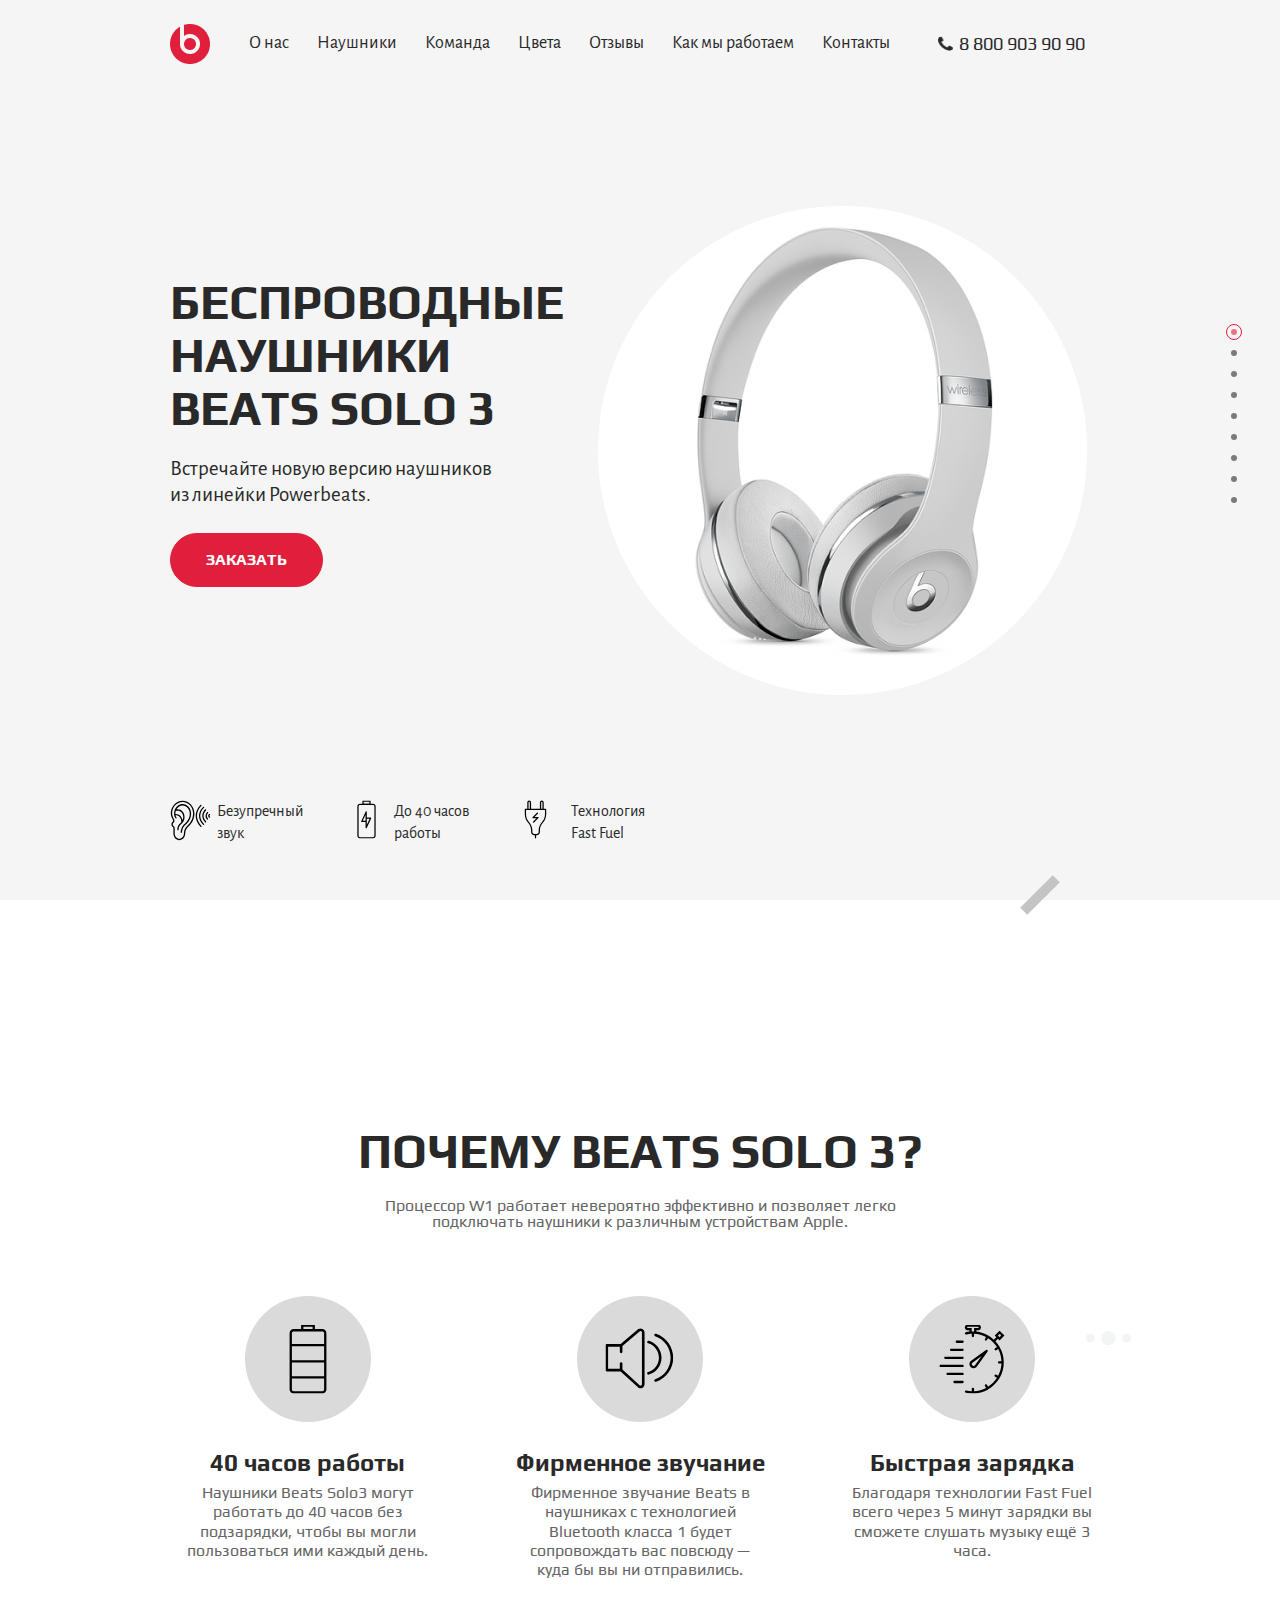
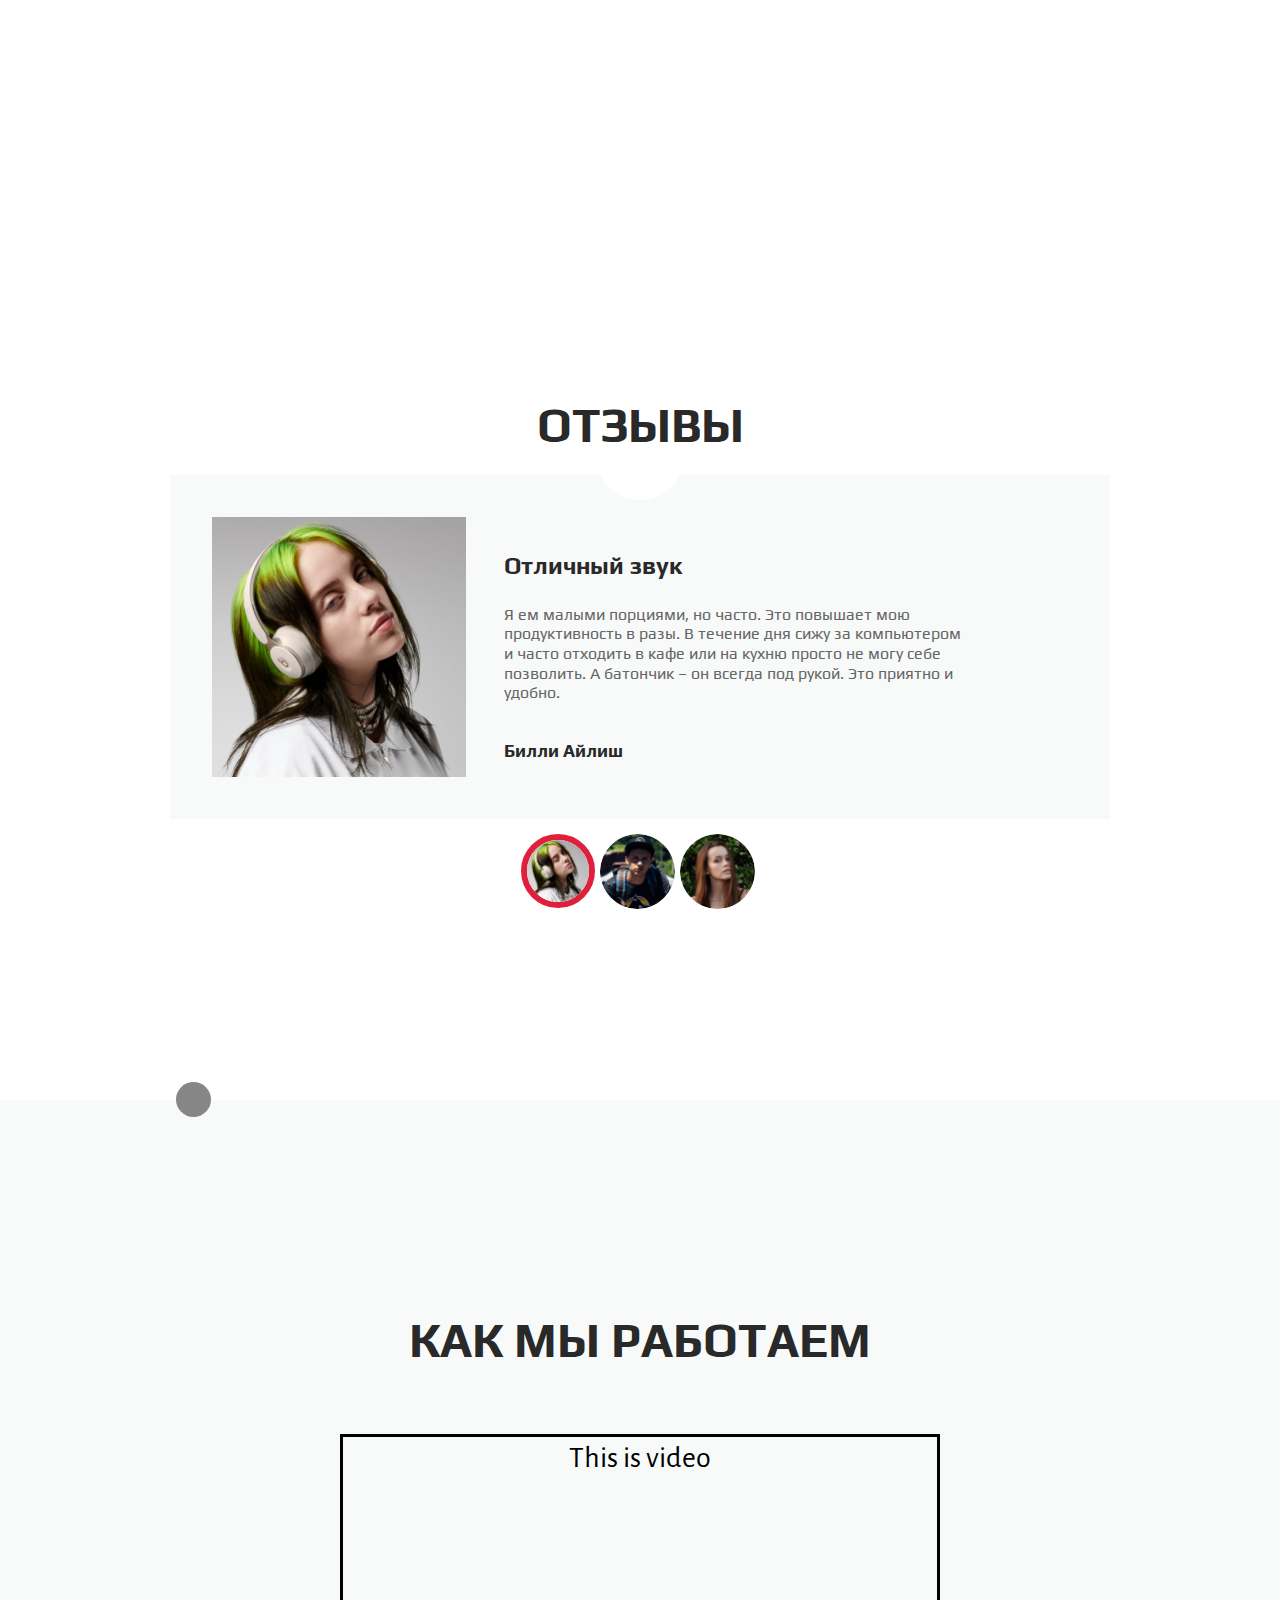
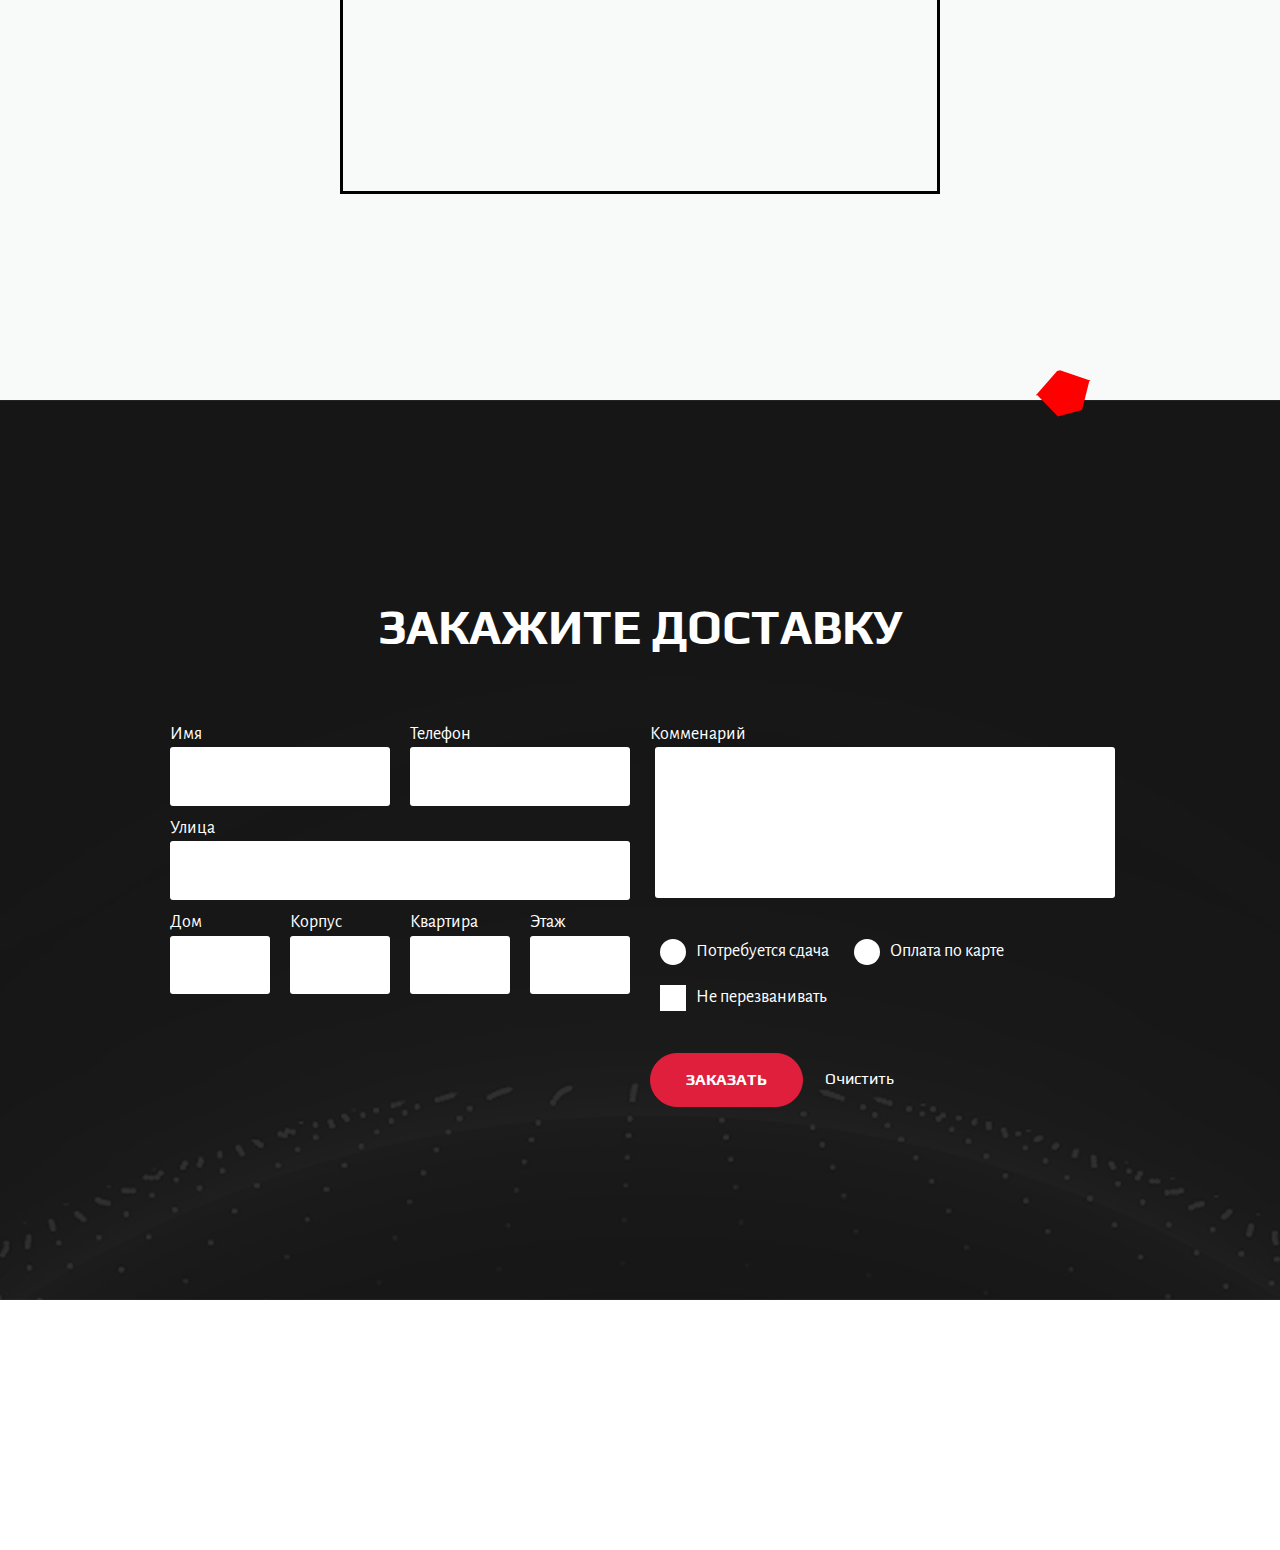
<file: index.html>
<!DOCTYPE html>
<html lang="ru">
<head>
  <meta charset="UTF-8">
  <meta http-equiv="X-UA-Compatible" content="IE=edge">
  <meta name="viewport" content="width=device-width, initial-scale=1.0">
  <title>Beats</title>
  <link rel="stylesheet" href="./css/main.css">
</head>
<body>
  <div class="wraper">
    <div class="maincontent">

      <section class="hero">
        <div class="container hero__container">
          <div class="decor-grey-rectangle"></div>
          <header class="header">
            <img src="./img/beats-logo.png" alt="logo-img" class="logo__img">
            <nav class="menu">
              <ul class="menu__list">
                <li class="menu__item menu__item--active"><a href="#" class="menu__link">О нас</a></li>
                <li class="menu__item"><a href="#" class="menu__link">Наушники</a></li>
                <li class="menu__item"><a href="#" class="menu__link">Команда</a></li>
                <li class="menu__item"><a href="#" class="menu__link">Цвета</a></li>
                <li class="menu__item"><a href="#" class="menu__link">Отзывы</a></li>
                <li class="menu__item"><a href="#" class="menu__link">Как мы работаем</a></li>
                <li class="menu__item"><a href="#" class="menu__link">Контакты</a></li>
              </ul>
            </nav>
            <address class="contacts">
              <a href="tel: +78009039090" class="phone-number">
                <span class="phone-number__icon">
                  <img src="./img/tel.png" alt="tel-img" class="phone-number__icon-img">
                </span>
                <span class="phone-number__text">8 800 903 90 90</span>
              </a>
            </address>
          </header>
          <div class="hero__title-section">
            <h1 class="hero__main-title">Беспроводные наушники Beats Solo 3</h1>
            <div class="hero__title-desc">Встречайте новую версию наушников из линейки Powerbeats.</div>
            <input type="submit" value="Заказать" class="btn btn--submit">
          </div>
          <div class="hero__icons-section">
            <ul class="features">
              <li class="features__item feature">
                <div class="feature__icon">
                  <img src="./img/uho.svg" alt="sound icon" class="feature__icon-img">
                </div>
                <div class="feature__text">Безупречный звук</div>
              </li>
              <li class="features__item feature">
                <div class="feature__icon">
                  <img src="./img/charging 1.svg" alt="battery icon" class="feature__icon-img">
                </div>
                <div class="feature__text">До 40 часов работы</div>
              </li>
              <li class="features__item feature">
                <div class="feature__icon">
                  <img src="./img/fork.svg" alt="sound icon" class="feature__icon-img">
                </div>
                <div class="feature__text">Технология Fast Fuel</div>
              </li>
            </ul>
          </div>
        </div>
      </section>

      <section class="section benefits-section">
        <div class="container container-benefits">
          <div class="benefits-decor-triange"></div>
          <div class="headline">
            <h2 class="section__title headline__title">почему beats solo 3?</h2>
            <div class="headline__subtitle">
              Процессор W1 работает невероятно эффективно и позволяет легко 
              подключать наушники к различным устройствам Apple.
            </div>
          </div>
          <ul class="benefits">
            <li class="benefits__item benefit">
              <div class="benefit__image">
                <div class="benefit__image-wraper">
                  <img src="./img/battery.svg" alt="pic" class="benefit__img">
                </div>
              </div>
              <div class="benefit__text">
                <h3 class="benefit__title">40 часов работы</h3>
                <div class="benefit__desk">
                  <p>
                    Наушники Beats Solo3 могут работать 
                    до 40 часов без подзарядки, чтобы вы 
                    могли пользоваться ими каждый день.
                  </p>
                </div>
              </div>
            </li>
            <li class="benefits__item benefit">
              <div class="benefit__image">
                <div class="benefit__image-wraper">
                  <img src="./img/sound.svg" alt="pic" class="benefit__img"></div>
              </div>
              <div class="benefit__text">
                <h3 class="benefit__title">Фирменное звучание</h3>
                <div class="benefit__desk">
                  <p>
                    Фирменное звучание Beats в наушниках 
                    с технологией Bluetooth класса 
                    1 будет сопровождать вас повсюду — 
                    куда бы вы ни отправились.
                  </p>
                </div>
              </div>
            </li>
            <li class="benefits__item benefit">
              <div class="benefit__image">
                <div class="benefit__image-wraper">
                  <img src="./img/time.svg" alt="" class="benefit__img">
                </div>
              </div>
              <div class="benefit__text">
                <h3 class="benefit__title">Быстрая зарядка</h3>
                <div class="benefit__desk">
                  <p>
                    Благодаря технологии Fast Fuel 
                    всего через 5 минут зарядки вы 
                    сможете слушать музыку ещё 3 часа.
                  </p>
                </div>
              </div>
            </li>
          </ul>
        </div>
      </section>

      <section class="section reviews-section">
        <div class="container reviews-container">
          <div class="decor-circle"></div>
          <h2 class="section__title reviews-section__title">Отзывы</h2>
          <div class="reviews">
            <div class="reviews__display">
              <div class="reviews__display-inner">
                <div class="reviews__avatar">
                  <img src="./img/billy-big.png" alt="billy-big" class="reviews__avatar-img">
                </div>
                <article class="reviews__content">
                  <h3 class="reviews__title">Отличный звук</h3>
                  <div class="reviews__text">
                    <p>
                      Я ем малыми порциями, но часто. 
                      Это повышает мою продуктивность в разы. 
                      В течение дня сижу за компьютером и часто отходить
                      в кафе или на кухню просто не могу себе позволить. 
                      А батончик – он всегда под рукой. Это приятно и удобно. 
                    </p>
                  </div>
                  <div class="reviews__author">Билли Айлиш</div>
                </article>
              </div>
    
            </div>
            <ul class="reviews__switcher">
              <li class="reviews__switcher-item interactive-avatar interactive-avatar--active">
                <a href="#" class="interactive-avatar__link">
                  <img src="./img/billy-big.png" alt="Billy Ilish" class="interactive-avatar__img">
                </a>
              </li>
              <li class="reviews__switcher-item interactive-avatar">
                <a href="#" class="interactive-avatar__link">
                  <img src="./img/bag-man.png" alt="bag man" class="interactive-avatar__img">
                </a>
              </li>
              <li class="reviews__switcher-item interactive-avatar">
                <a href="#" class="interactive-avatar__link">
                  <img src="./img/long-hear-girl.png" alt="long-hear-girl" class="interactive-avatar__img">
                </a>
              </li>
            </ul>
            
          </div>
        </div>
      </section>

      <section class="section video-section">
        <div class="container video-container">
          <h2 class="section__title video-section-title">Как мы работаем</h2>
          <div class="video-content">This is video</div>
        </div>
        
      </section>

      <section class="section order-section">
        <div class="container order-container">
          <div class="decor-pentagon-wraper">
            <div class="decor-pentagon">
              <div class="decor-pentagon--triangle"></div>
              <div class="decor-pentagon--trapezoid"></div>
            </div>
          </div>
          <h2 class="section__title order-section-title">Закажите доставку</h2>
          <form class="form">
            <div class="form-col">
              <div class="form-row">
                <label class="form-block">
                  <div class="form-title">Имя</div>
                  <input type="text" class="form-input">
                </label>
                <label class="form-block">
                  <div class="form-title">Телефон</div>
                  <input type="text" class="form-input">
                </label>
              </div>
              <div class="form-row">
                <label class="form-block">
                  <div class="form-title">Улица</div>
                  <input type="text" class="form-input">
                </label>
              </div>
              <div class="form-row">
                <label class="form-block">
                  <div class="form-title">Дом</div>
                  <input type="text" class="form-input">
                </label>
                <label class="form-block">
                  <div class="form-title">Корпус</div>
                  <input type="text" class="form-input">
                </label>
                <label class="form-block">
                  <div class="form-title">Квартира</div>
                  <input type="text" class="form-input">
                </label>
                <label class="form-block">
                  <div class="form-title">Этаж</div>
                  <input type="text" class="form-input">
                </label>
              </div>
            </div>
            <div class="form-col">
              <div class="form-row">
                <label class="form-block">
                  <div class="form-title">Комменарий</div>
                  <textarea class="form-input form-input--textarea"></textarea>
                </label>
              </div>
              <div class="form__controls-wraper">
                <div class="form__controls">
                  <label class="radio">
                    <input type="radio" name="option" class="radio__elem">
                    <div class="radio__visible"></div>
                    <div class="radio__title">Потребуется сдача</div>
                  </label>
                  <label class="radio">
                    <input type="radio" name="option" class="radio__elem">
                    <div class="radio__visible"></div>
                    <div class="radio__title">Оплата по карте</div>
                  </label>
                </div>
                <div class="form__controls">
                  <label class="radio radio--checkbox">
                    <input type="checkbox" name="option" class="radio__elem">
                    <div class="radio__visible"></div>
                    <div class="radio__title">Не перезванивать</div>
                  </label>
                </div>
              </div>
              <div class="form__btns">
                <input type="submit" value="Заказать" class="btn btn--submit">
                <input type="reset" value="Очистить" class="btn--reset">
              </div>
            </div>
          </form>
        </div>
      </section>
      
      <div class="test"></div>
    </div>
  </div>
  <nav class="fixed-menu">
    <ul class="fixed-menu__list">
      <li class="fixed-menu__item fixed-menu__item--active">
        <a href="#" class="fixed-menu__link"></a>
      </li>
      
      <li class="fixed-menu__item">
        <a href="#" class="fixed-menu__link"></a>
      </li>
      
      <li class="fixed-menu__item">
        <a href="#" class="fixed-menu__link"></a>
      </li>
      
      <li class="fixed-menu__item">
        <a href="#" class="fixed-menu__link"></a>
      </li>
      
      <li class="fixed-menu__item">
        <a href="#" class="fixed-menu__link"></a>
      </li>
      <li class="fixed-menu__item">
        <a href="#" class="fixed-menu__link"></a>
      </li>
      <li class="fixed-menu__item">
        <a href="#" class="fixed-menu__link"></a>
      </li>
      <li class="fixed-menu__item">
        <a href="#" class="fixed-menu__link"></a>
      </li>
      <li class="fixed-menu__item">
        <a href="#" class="fixed-menu__link"></a>
      </li>
    
    </ul>
  </nav>
</body>
</html>
</file>
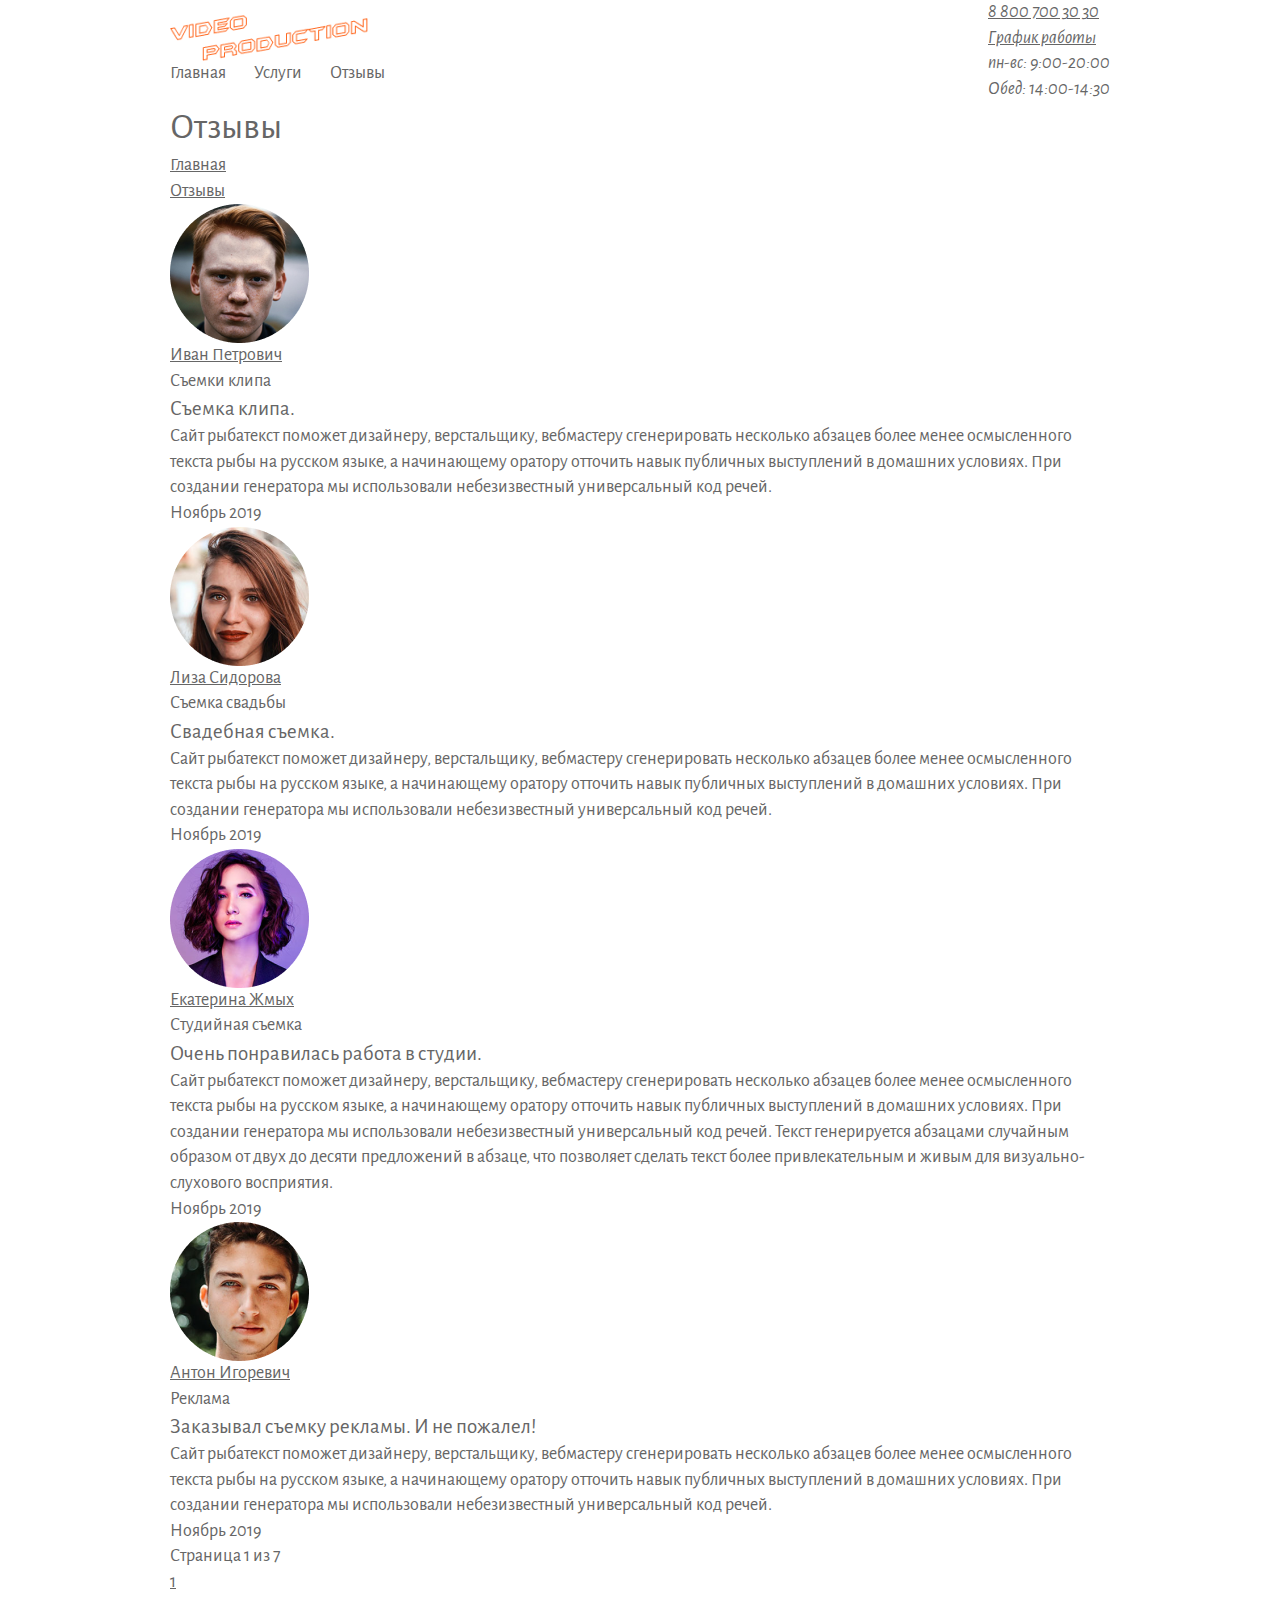
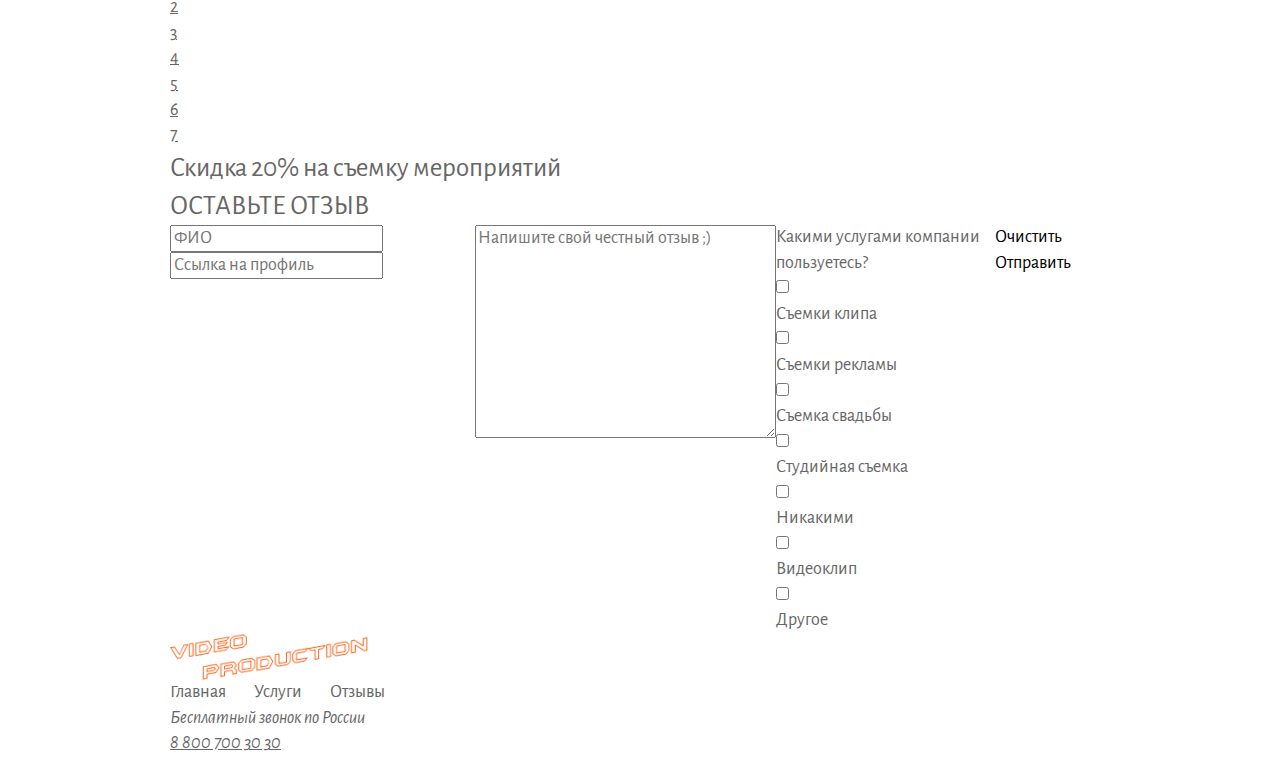
<file: reviews.html>
<!DOCTYPE html>
<html lang="ru">

<head>
	<meta charset="UTF-8">
	<meta http-equiv="X-UA-Compatible" content="IE=edge">
	<meta name="viewport" content="width=1200, initial-scale=1.0">
	<title>Reviews</title>
	<link href="https://fonts.googleapis.com/css2?family=Open+Sans:wght@400;600;700;800&display=swap" rel="stylesheet">
	<link rel="stylesheet" href="./main.css">
</head>

<body>
	<div class="wraper">
		<section class="top-line top-line-reviews">
			<div class="container top-line__container">
				<header class="header header-services">
					<div class="header__col">
						<a href="/" class="logo header__logo">
							<img src="./img/logo.png" alt="" class="logo__img logo__img-review">
						</a>
						<nav class="menu review-header-menu">
							<ul class="menu__list">
								<li class="menu__item menu__item-review"><a href="index.html" class="menu__link">Главная</a></li>
								<li class="menu__item menu__item-review"><a href="services.html" class="menu__link">Услуги</a></li>
								<li class="menu__item menu__item-review menu__item--active"><a href="reviews.html" class="menu__link">Отзывы</a></li>
							</ul>
						</nav>
					</div>
					<div class="header__col header__col--align-right">
						<address class="contacts">
							<a href="tel: +78007003030" class="contacts__phone">8 800 700 30 30</a>
							<div class="contacts__shedule-wrap">
								<a href="#"class="contacts__dropdown-title">График работы</a>
								<div class="menu__dropdown">
									<div class="dropdown__days">пн-вс: 9:00-20:00</div>
									<div class="dropdown__time">Обед: 14:00-14:30</div>
								</div>
							</div>
						</address>
					</div>
				</header>

				<h1 class="page-title page-title-reviews">Отзывы</h1>

				<nav class="breadcrumbs">
					<ul class="breadcrumbs__list">
						<li class="breadcrumbs__item">
							<a href="#" class="breadcrumbs__link">Главная</a>
						</li>
						<li class="breadcrumbs__item  breadcrumbs__item--active">
							<a href="#" class="breadcrumbs__link">Отзывы</a>
						</li>
					</ul>
				</nav>
			</div>
		</section>
		<main class="page-content">
			<div class="container">

				<ul class="reviews">
					<li class="reviews__item review">
						<div class="review__header">
							<div class="review__photo">
								<div class="avatar">
									<img src="./img/ivan-petrovich.png" alt="user photo" class="avatar__img">
								</div>
							</div>
							<div class="review__user-data">
								<a href="#" class="review__user">Иван Петрович</a>
								<ul class="review__tags">
									<li class="review__tag-item tag tag--bg--pink">Съемки клипа</li>
								</ul>
							</div>
						</div>
						<div class="review__content">
							<h3 class="review__title">Съемка клипа.</h3>
							<div class="review__content-text">
								<p>
									Сайт рыбатекст поможет дизайнеру, верстальщику, вебмастеру сгенерировать несколько абзацев более менее осмысленного текста рыбы на русском языке, а начинающему оратору отточить навык публичных выступлений в домашних условиях. При создании генератора мы использовали небезизвестный универсальный код речей. 
								</p>
							</div>
							<time class="review__date">Ноябрь 2019</time>
						</div>
					</li>
					<li class="reviews__item review">
						<div class="review__header">
							<div class="review__photo">
								<div class="avatar">
									<img src="./img/sidorova.png" alt="user photo" class="avatar__img">
								</div>
							</div>
							<div class="review__user-data">
								<a href="#" class="review__user">Лиза Сидорова</a>
								<ul class="review__tags">
									<li class="review__tag-item tag tag--bg--pink">Съемка свадьбы</li>
								</ul>
							</div>
						</div>
						<div class="review__content">
							<h3 class="review__title">Свадебная съемка.</h3>
							<div class="review__content-text">
								<p>
									Сайт рыбатекст поможет дизайнеру, верстальщику, вебмастеру сгенерировать несколько абзацев более менее осмысленного текста рыбы на русском языке, а начинающему оратору отточить навык публичных выступлений в домашних условиях. При создании генератора мы использовали небезизвестный универсальный код речей. 
								</p>
							</div>
							<time class="review__date">Ноябрь 2019</time>
						</div>
					</li>
					<li class="reviews__item review">
						<div class="review__header">
							<div class="review__photo">
								<div class="avatar">
									<img src="./img/zhmyih.png" alt="user photo" class="avatar__img">
								</div>
							</div>
							<div class="review__user-data">
								<a href="#" class="review__user">Екатерина Жмых</a>
								<ul class="review__tags">
									<li class="review__tag-item tag tag--bg--pink">Студийная съемка</li>
								</ul>
							</div>
						</div>
						<div class="review__content">
							<h3 class="review__title">Очень понравилась работа в студии.</h3>
							<div class="review__content-text review__content-text--zhmyih">
								<p>
									Сайт рыбатекст поможет дизайнеру, верстальщику, вебмастеру сгенерировать несколько абзацев более менее осмысленного текста рыбы на русском языке, а начинающему оратору отточить навык публичных выступлений в домашних условиях. При создании генератора мы использовали небезизвестный универсальный код речей. Текст генерируется абзацами случайным образом от двух до десяти предложений в абзаце, что позволяет сделать текст более привлекательным и живым для визуально-слухового восприятия.
								</p>
							</div>
							<time class="review__date">Ноябрь 2019</time>
						</div>
					</li>
					<li class="reviews__item review">
						<div class="review__header review__header--anton">
							<div class="review__photo">
								<div class="avatar">
									<img src="./img/anton.png" alt="user photo" class="avatar__img">
								</div>
							</div>
							<div class="review__user-data">
								<a href="#" class="review__user">Антон Игоревич</a>
								<ul class="review__tags">
									<li class="review__tag-item tag tag--bg--pink">Реклама</li>
								</ul>
							</div>
						</div>
						<div class="review__content">
							<h3 class="review__title review__title--anton">Заказывал съемку рекламы. И не пожалел!</h3>
							<div class="review__content-text review__content-text--anton">
								<p>
									Сайт рыбатекст поможет дизайнеру, верстальщику, вебмастеру сгенерировать несколько абзацев более менее осмысленного текста рыбы на русском языке, а начинающему оратору отточить навык публичных выступлений в домашних условиях. При создании генератора мы использовали небезизвестный универсальный код речей.
								</p>
							</div>
							<time class="review__date">Ноябрь 2019</time>
						</div>
					</li>
				</ul>


				<div class="paginator paginator-rewiews--shift">
					<div class="paginator__display services__paginator__display">Страница 1 из 7</div>
					<ul class="paginator__list services__paginator__list">
						<li class="paginator__item paginator__item--active"><a href="#" class="paginator__link">1</a></li></li>
						<li class="paginator__item">
							<a href="#" class="paginator__link">2</a>
						</li>
						<li class="paginator__item">
							<a href="#" class="paginator__link">3</a>
						</li>
						<li class="paginator__item">
							<a href="#" class="paginator__link">4</a>
						</li>
						<li class="paginator__item">
							<a href="#" class="paginator__link">5</a>
						</li>
						<li class="paginator__item">
							<a href="#" class="paginator__link">6</a></li>
						<li class="paginator__item"><a href="#" class="paginator__link">7</a>
						</li>
					</ul>
				</div>
			</div>
		</main>
		<section class="separator">
			<div class="container">
				<div class="separator__content">
					<h2 class="separator__title">Скидка <span>20%</span> на съемку мероприятий</h2>
				</div>
			</div>
		</section>
		<section class="inner-section inner-section--bg--grey inner-section--bg--grey--reviews">
			<div class="container">
				<h2 class="inner-section__title inner-section__title-reviews">ОСТАВЬТЕ ОТЗЫВ</h2>
				<form action="" class="form">
					<div class="form__row">
						<input type="text" placeholder="ФИО" class="form__input">
						<input type="text" placeholder="Ссылка на профиль" class="form__input">
					</div>
					<div class="form__row">
						<textarea name="" id="" cols="30" rows="10" placeholder="Напишите свой честный отзыв ;)" class="form__input form__input--textarea"></textarea>
					</div>
					<div class="form__controls">
						<div class="form__controls-title">Какими услугами компании пользуетесь?</div>
						<ul class="controls">
							<li class="controls__item">
								<label class="controls__elem">
									<input type="checkbox" class="controls__chekbox">
									<div class="tag controls__tag">Съемки клипа</div>
								</label>
							</li>
							<li class="controls__item">
								<label class="controls__elem">
									<input type="checkbox" class="controls__chekbox">
									<div class="tag controls__tag">Съемки рекламы</div>
								</label>
							</li>
							<li class="controls__item">
								<label class="controls__elem">
									<input type="checkbox" class="controls__chekbox">
									<div class="tag controls__tag">Съемка свадьбы</div>
								</label>
							</li>
							<li class="controls__item">
								<label class="controls__elem">
									<input type="checkbox" class="controls__chekbox">
									<div class="tag controls__tag">Студийная съемка</div>
								</label>
							</li>
							<li class="controls__item">
								<label class="controls__elem">
									<input type="checkbox" class="controls__chekbox">
									<div class="tag controls__tag">Никакими</div>
								</label>
							</li>
							<li class="controls__item">
								<label class="controls__elem">
									<input type="checkbox" class="controls__chekbox">
									<div class="tag controls__tag">Видеоклип</div>
								</label>
							</li>
							<li class="controls__item">
								<label class="controls__elem">
									<input type="checkbox" class="controls__chekbox">
									<div class="tag controls__tag">Другое</div>
								</label>
							</li>
						</ul>
					</div>
					<div class="form-buttons">
						<button type="reset" class="button form__button button--color--grey">Очистить</button>
						<button type="submit" class="button form__button button--color--orange">Отправить</button>
					</div>
				</form>
			</div>
		</section>
		<footer class="inner-footer">	
			<div class="container">
				<div class="main-footer inner-footer__section">
					<div class="footer__col footer__col--left">
						<a href="/" class="logo footer-container__logo">
							<img src="./img/logo.png" alt="Logo" class="logo__img">
						</a>
						<div class="nav">
							<nav class="menu footer-container--menu">
								<ul class="menu__list">
									<li class="menu__item"><a href="index.html" class="menu__link">Главная</a></li>
									<li class="menu__item"><a href="services.html" class="menu__link">Услуги</a></li>
									<li class="menu__item menu__item--active"><a href="reviews.html" class="menu__link">Отзывы</a></li>
								</ul>
							</nav>
						</div>
					</div>
					<div class="footer__col footer__col--right">
						<div class="social-network">
							<ul class="social-network__list">
								<li class="social-network__item  social-network__item--telegram">
									<a href="#" class="social-network__link"></a>
								</li>
								<li class="social-network__item social-network__item--vk">
									<a href="#" class="social-network__link"></a>
								</li>
								<li class="social-network__item social-network__item--fb">
									<a href="#" class="social-network__link"></a>
								</li>
								<li class="social-network__item social-network__item--insta">
									<a href="#" class="social-network__link"></a>
								</li>
							</ul>
						</div>
						
							<address class="contacts footer-container--phone">
								<p class="main-footer__contacts-text">Бесплатный звонок по России</p>
								<a href="tel: +78007003030" class="contacts__phone ">8 800 700 30 30</a>
							</address>
					</div>
					
				</div>
			</div>
		</footer>

		

	</div>
</body>

</html>
</file>
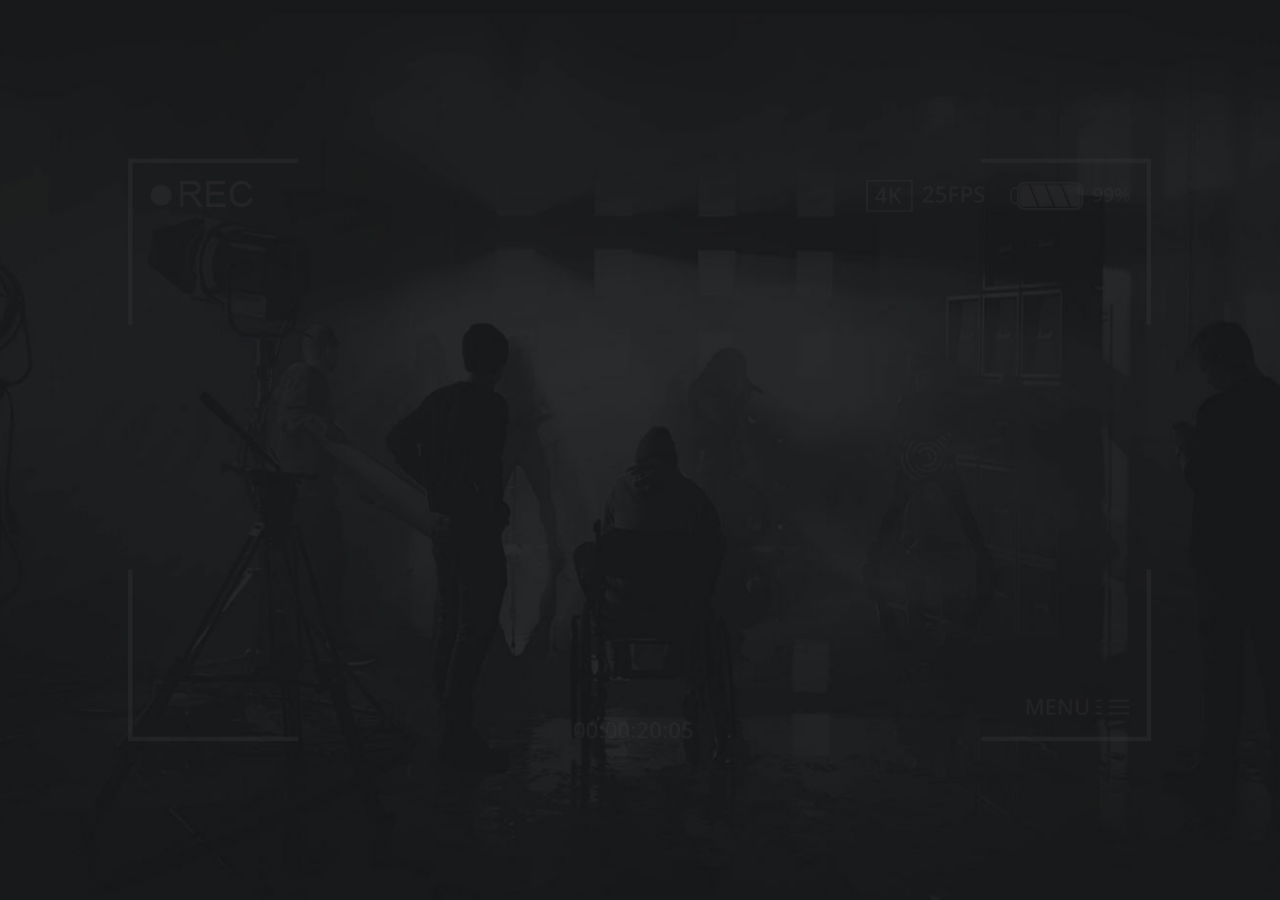
<file: welcome.html>
<!DOCTYPE html>
<html lang="ru">

<head>
	<meta charset="UTF-8">
	<meta http-equiv="X-UA-Compatible" content="IE=edge">
	<meta name="viewport" content="width=1200, initial-scale=1.0">
	<title>Welcome</title>
	<link href="https://fonts.googleapis.com/css2?family=Open+Sans:wght@400;600;700;800&display=swap" rel="stylesheet">
	<link rel="stylesheet" href="./main.css">
	<link rel="stylesheet" href="./welcome.css">
</head>

<body>
	<div class="welcome">
			<div class="rec">
				<div class="central">
					<img src="./img/logo-big.png" alt="logo img" class="central__logo">
					<a href="index.html" class="button welcome__button">Войти</a>
				</div>
			</div>
	</div>
</body>

</html>
</file>
<file: css/main.css>
@import url("https://fonts.googleapis.com/css2?family=Play:wght@400;700&display=swap");
@import url("https://fonts.googleapis.com/css2?family=Alegreya+Sans:wght@400;700&family=Play:wght@400;700&display=swap");
/*! normalize.css v8.0.1 | MIT License | github.com/necolas/normalize.css */
/* Document
   ========================================================================== */
/**
 * 1. Correct the line height in all browsers.
 * 2. Prevent adjustments of font size after orientation changes in iOS.
 */
html {
  line-height: 1.15;
  /* 1 */
  -webkit-text-size-adjust: 100%;
  /* 2 */
}

/* Sections
   ========================================================================== */
/**
 * Remove the margin in all browsers.
 */
body {
  margin: 0;
}

/**
 * Render the `main` element consistently in IE.
 */
main {
  display: block;
}

/**
 * Correct the font size and margin on `h1` elements within `section` and
 * `article` contexts in Chrome, Firefox, and Safari.
 */
h1 {
  font-size: 2em;
  margin: 0.67em 0;
}

/* Grouping content
   ========================================================================== */
/**
 * 1. Add the correct box sizing in Firefox.
 * 2. Show the overflow in Edge and IE.
 */
hr {
  -webkit-box-sizing: content-box;
          box-sizing: content-box;
  /* 1 */
  height: 0;
  /* 1 */
  overflow: visible;
  /* 2 */
}

/**
 * 1. Correct the inheritance and scaling of font size in all browsers.
 * 2. Correct the odd `em` font sizing in all browsers.
 */
pre {
  font-family: monospace, monospace;
  /* 1 */
  font-size: 1em;
  /* 2 */
}

/* Text-level semantics
   ========================================================================== */
/**
 * Remove the gray background on active links in IE 10.
 */
a {
  background-color: transparent;
}

/**
 * 1. Remove the bottom border in Chrome 57-
 * 2. Add the correct text decoration in Chrome, Edge, IE, Opera, and Safari.
 */
abbr[title] {
  border-bottom: none;
  /* 1 */
  text-decoration: underline;
  /* 2 */
  -webkit-text-decoration: underline dotted;
          text-decoration: underline dotted;
  /* 2 */
}

/**
 * Add the correct font weight in Chrome, Edge, and Safari.
 */
b,
strong {
  font-weight: bolder;
}

/**
 * 1. Correct the inheritance and scaling of font size in all browsers.
 * 2. Correct the odd `em` font sizing in all browsers.
 */
code,
kbd,
samp {
  font-family: monospace, monospace;
  /* 1 */
  font-size: 1em;
  /* 2 */
}

/**
 * Add the correct font size in all browsers.
 */
small {
  font-size: 80%;
}

/**
 * Prevent `sub` and `sup` elements from affecting the line height in
 * all browsers.
 */
sub,
sup {
  font-size: 75%;
  line-height: 0;
  position: relative;
  vertical-align: baseline;
}

sub {
  bottom: -0.25em;
}

sup {
  top: -0.5em;
}

/* Embedded content
   ========================================================================== */
/**
 * Remove the border on images inside links in IE 10.
 */
img {
  border-style: none;
}

/* Forms
   ========================================================================== */
/**
 * 1. Change the font styles in all browsers.
 * 2. Remove the margin in Firefox and Safari.
 */
button,
input,
optgroup,
select,
textarea {
  font-family: inherit;
  /* 1 */
  font-size: 100%;
  /* 1 */
  line-height: 1.15;
  /* 1 */
  margin: 0;
  /* 2 */
}

/**
 * Show the overflow in IE.
 * 1. Show the overflow in Edge.
 */
button,
input {
  /* 1 */
  overflow: visible;
}

/**
 * Remove the inheritance of text transform in Edge, Firefox, and IE.
 * 1. Remove the inheritance of text transform in Firefox.
 */
button,
select {
  /* 1 */
  text-transform: none;
}

/**
 * Correct the inability to style clickable types in iOS and Safari.
 */
button,
[type=button],
[type=reset],
[type=submit] {
  -webkit-appearance: button;
}

/**
 * Remove the inner border and padding in Firefox.
 */
button::-moz-focus-inner,
[type=button]::-moz-focus-inner,
[type=reset]::-moz-focus-inner,
[type=submit]::-moz-focus-inner {
  border-style: none;
  padding: 0;
}

/**
 * Restore the focus styles unset by the previous rule.
 */
button:-moz-focusring,
[type=button]:-moz-focusring,
[type=reset]:-moz-focusring,
[type=submit]:-moz-focusring {
  outline: 1px dotted ButtonText;
}

/**
 * Correct the padding in Firefox.
 */
fieldset {
  padding: 0.35em 0.75em 0.625em;
}

/**
 * 1. Correct the text wrapping in Edge and IE.
 * 2. Correct the color inheritance from `fieldset` elements in IE.
 * 3. Remove the padding so developers are not caught out when they zero out
 *    `fieldset` elements in all browsers.
 */
legend {
  -webkit-box-sizing: border-box;
          box-sizing: border-box;
  /* 1 */
  color: inherit;
  /* 2 */
  display: table;
  /* 1 */
  max-width: 100%;
  /* 1 */
  padding: 0;
  /* 3 */
  white-space: normal;
  /* 1 */
}

/**
 * Add the correct vertical alignment in Chrome, Firefox, and Opera.
 */
progress {
  vertical-align: baseline;
}

/**
 * Remove the default vertical scrollbar in IE 10+.
 */
textarea {
  overflow: auto;
}

/**
 * 1. Add the correct box sizing in IE 10.
 * 2. Remove the padding in IE 10.
 */
[type=checkbox],
[type=radio] {
  -webkit-box-sizing: border-box;
          box-sizing: border-box;
  /* 1 */
  padding: 0;
  /* 2 */
}

/**
 * Correct the cursor style of increment and decrement buttons in Chrome.
 */
[type=number]::-webkit-inner-spin-button,
[type=number]::-webkit-outer-spin-button {
  height: auto;
}

/**
 * 1. Correct the odd appearance in Chrome and Safari.
 * 2. Correct the outline style in Safari.
 */
[type=search] {
  -webkit-appearance: textfield;
  /* 1 */
  outline-offset: -2px;
  /* 2 */
}

/**
 * Remove the inner padding in Chrome and Safari on macOS.
 */
[type=search]::-webkit-search-decoration {
  -webkit-appearance: none;
}

/**
 * 1. Correct the inability to style clickable types in iOS and Safari.
 * 2. Change font properties to `inherit` in Safari.
 */
::-webkit-file-upload-button {
  -webkit-appearance: button;
  /* 1 */
  font: inherit;
  /* 2 */
}

/* Interactive
   ========================================================================== */
/*
 * Add the correct display in Edge, IE 10+, and Firefox.
 */
details {
  display: block;
}

/*
 * Add the correct display in all browsers.
 */
summary {
  display: list-item;
}

/* Misc
   ========================================================================== */
/**
 * Add the correct display in IE 10+.
 */
template {
  display: none;
}

/**
 * Add the correct display in IE 10.
 */
[hidden] {
  display: none;
}

body, html {
  height: 100%;
}

body {
  font-family: "Alegreya Sans", Helvetica, sans-serif;
  font-size: 18px;
  line-height: 1.42;
  -webkit-font-smoothing: antialiased;
  -moz-osx-font: grayscale;
  position: relative;
  color: #666;
}

.wraper {
  position: relative;
  width: 100%;
  min-width: 960px;
  min-height: 100%;
  overflow: hidden;
}

.container {
  margin: 0 auto;
  width: 940px;
  position: relative;
}

h1, h2, h3, h4, h5, h6 {
  margin: 0;
  font-weight: normal;
}

table {
  border-collapse: collapse;
  border-spacing: 0;
}

ul {
  margin: 0;
  padding: 0;
}
ul li {
  list-style: none;
}

footer {
  position: relative;
  width: 100%;
}

p {
  margin: 0;
  padding: 0;
}

* {
  -webkit-box-sizing: border-box;
          box-sizing: border-box;
}

a {
  color: inherit;
}

img {
  display: block;
  max-width: 100%;
}

button {
  border: none;
  background: transparent;
  cursor: pointer;
}

.hero {
  background-color: #F5F5F5;
  height: 100vh;
  min-height: 650px;
  position: relative;
  color: #292929;
}

.decor-grey-rectangle {
  width: 46px;
  height: 10px;
  background-color: #C4C4C4;
  position: absolute;
  -webkit-transform: rotate(-45deg);
          transform: rotate(-45deg);
  bottom: 0;
  right: 5%;
}

.hero__container {
  background: url("../img/headphones.png") right 5% center no-repeat;
  display: -webkit-box;
  display: -ms-flexbox;
  display: flex;
  -webkit-box-orient: vertical;
  -webkit-box-direction: normal;
      -ms-flex-direction: column;
          flex-direction: column;
  -webkit-box-pack: justify;
      -ms-flex-pack: justify;
          justify-content: space-between;
  height: 100%;
  padding: 24px 0 55px;
}

.hero__title-section {
  max-width: 39%;
  font-family: Play, Helvetica, sans-serif;
}

.hero__main-title {
  font-size: 48px;
  line-height: 1.1;
  font-weight: bold;
  margin-bottom: 21px;
  text-transform: uppercase;
}

.hero__title-desc {
  font-size: 21px;
  margin-bottom: 25px;
  font-family: "Alegreya Sans", Helvetica, sans-serif;
  padding-right: 12%;
  line-height: 1.25;
}

.test {
  min-height: 250px;
}

.header {
  display: -webkit-box;
  display: -ms-flexbox;
  display: flex;
  -webkit-box-align: center;
      -ms-flex-align: center;
          align-items: center;
  -webkit-box-pack: justify;
      -ms-flex-pack: justify;
          justify-content: space-between;
}

.menu__list {
  display: -webkit-box;
  display: -ms-flexbox;
  display: flex;
  -webkit-box-align: center;
      -ms-flex-align: center;
          align-items: center;
}

.menu__item {
  margin-right: 28px;
}
.menu__item:last-child {
  margin-right: 10px;
}

.menu__link {
  text-decoration: none;
}

.phone-number {
  font-size: 18px;
  text-decoration: none;
  display: -webkit-box;
  display: -ms-flexbox;
  display: flex;
  -webkit-box-align: center;
      -ms-flex-align: center;
          align-items: center;
  font-family: Play, Helvetica, sans-serif;
  font-style: normal;
  margin-right: 25px;
}

.phone-number__icon-img {
  width: 15px;
  height: 15px;
  margin-right: 6px;
}

.features {
  display: -webkit-box;
  display: -ms-flexbox;
  display: flex;
}

.features__item {
  margin-right: 45px;
}
.features__item:last-child {
  margin-right: 0;
}

.feature {
  display: -webkit-box;
  display: -ms-flexbox;
  display: flex;
}

.feature__icon {
  width: 45px;
  margin-right: 2px;
}

.feature__text {
  font-size: 16px;
  max-width: 85px;
}

.btn {
  display: block;
  font-size: 19px;
  font-weight: bold;
  text-decoration: none;
  padding: 18px 35px;
  text-transform: uppercase;
  border-radius: 100px;
  line-height: 1;
  border: 1px solid #E01F3D;
}
.btn--submit {
  background: #E01F3D;
  font-family: Play, Helvetica, sans-serif;
  font-size: 16px;
  max-width: 163px;
  color: white;
  -webkit-transition: background 0.3s;
  transition: background 0.3s;
  margin-right: 15px;
}
.btn--submit:hover {
  color: #E01F3D;
  background: white;
  border: 1px solid #E01F3D;
  -webkit-transition: background 0.3s;
  transition: background 0.3s;
}
.btn--reset {
  background: transparent;
  color: #000;
  border: 1px solid transparent;
  font-size: 16px;
  font-family: Play, Helvetica, sans-serif;
  color: #fff;
}
.btn--reset:hover {
  color: #E01F3D;
}

.section {
  height: 100vh;
  min-height: 650px;
  display: -webkit-box;
  display: -ms-flexbox;
  display: flex;
  -webkit-box-orient: vertical;
  -webkit-box-direction: normal;
      -ms-flex-direction: column;
          flex-direction: column;
  -webkit-box-pack: center;
      -ms-flex-pack: center;
          justify-content: center;
}

.section__title {
  font-size: 48px;
  font-weight: bold;
  margin-bottom: 60px;
  text-align: center;
  text-transform: uppercase;
  font-family: Play, Helvetica, sans-serif;
  color: #292929;
}

.benefits-section {
  height: 100vh;
  min-height: 650px;
  position: relative;
}

.container-benefits {
  position: relative;
  height: 100%;
  display: -webkit-box;
  display: -ms-flexbox;
  display: flex;
  -webkit-box-orient: vertical;
  -webkit-box-direction: normal;
      -ms-flex-direction: column;
          flex-direction: column;
  -webkit-box-pack: center;
      -ms-flex-pack: center;
          justify-content: center;
}

.benefits {
  display: -webkit-box;
  display: -ms-flexbox;
  display: flex;
  position: relative;
}

.benefits__item {
  -webkit-box-flex: 1;
      -ms-flex: 1;
          flex: 1;
  margin: 0 3%;
}
.benefits__item::before {
  content: url("../../img/separator.png");
  position: absolute;
  top: 30px;
  right: 0;
  -webkit-transform: translateX(50%);
          transform: translateX(50%);
  display: block;
}
.benefits__item:first-child {
  margin-left: 0;
}
.benefits__item:last-child {
  margin-right: 0;
}

.headline__title {
  margin-bottom: 13px;
}

.headline__subtitle {
  text-align: center;
  line-height: 1;
  font-family: Play, Helvetica, sans-serif;
  font-size: 16px;
  display: inline-block;
  padding: 0% 22% 7%;
}

.benefit {
  text-align: center;
}

.benefit__image-wraper {
  width: 126px;
  height: 126px;
  position: relative;
  background-color: #DADADA;
  border-radius: 50%;
  overflow: hidden;
  display: inline-block;
  margin-bottom: 16px;
}

.benefit__img {
  width: 75px;
  height: 69px;
  position: absolute;
  top: 50%;
  left: 50%;
  -webkit-transform: translate(-50%, -50%);
          transform: translate(-50%, -50%);
}

.benefit__title {
  color: #292929;
  font-family: Play, Helvetica, sans-serif;
  font-weight: bold;
  font-size: 24px;
  margin-bottom: 3px;
}

.benefit__desk {
  display: inline-block;
  text-align: center;
  max-width: 250px;
  line-height: 1.2;
  font-family: Play, Helvetica, sans-serif;
  font-size: 16px;
}

.headline {
  text-align: center;
}

.reviews-section {
  background-color: white;
  height: 100vh;
  min-height: 650px;
  position: relative;
}

.reviews-container {
  position: relative;
  height: 100%;
  display: -webkit-box;
  display: -ms-flexbox;
  display: flex;
  -webkit-box-orient: vertical;
  -webkit-box-direction: normal;
      -ms-flex-direction: column;
          flex-direction: column;
  -webkit-box-pack: center;
      -ms-flex-pack: center;
          justify-content: center;
}

.decor-circle {
  width: 35px;
  height: 35px;
  background-color: #868686;
  border-radius: 50%;
  position: absolute;
  bottom: -17px;
  left: 6px;
  z-index: 100;
}

.reviews-section__title {
  margin-bottom: 15px;
}

.reviews__display {
  background: #F8FAF9;
  padding: 42px;
  overflow: hidden;
  position: relative;
  margin-bottom: 15px;
}
.reviews__display::before {
  content: "";
  display: block;
  width: 90px;
  height: 90px;
  background: #fff;
  border-radius: 50%;
  position: absolute;
  left: 50%;
  -webkit-transform: translateX(-50%);
          transform: translateX(-50%);
  top: -65px;
}

.reviews__display-inner {
  display: -webkit-box;
  display: -ms-flexbox;
  display: flex;
}

.reviews__avatar {
  width: 254px;
  height: 260px;
  display: inline-block;
  text-align: center;
}

.reviews__avatar-img {
  -o-object-fit: cover;
     object-fit: cover;
  width: 100%;
  height: 100%;
}

.reviews__content {
  -webkit-box-flex: 1;
      -ms-flex: 1;
          flex: 1;
  margin-left: 38px;
  display: block;
}

.reviews__title {
  font-size: 24px;
  font-family: Play, Helvetica, sans-serif;
  font-weight: bold;
  margin-bottom: 22px;
  padding-top: 32px;
  color: #292929;
}

.reviews__text {
  max-width: 466px;
  font-family: Play, Helvetica, sans-serif;
  font-size: 16px;
  line-height: 1.23;
  margin-bottom: 35px;
}

.reviews__author {
  font-size: 18px;
  font-weight: bold;
  color: #292929;
  font-family: Play, Helvetica, sans-serif;
}

.reviews__switcher {
  display: -webkit-box;
  display: -ms-flexbox;
  display: flex;
  -webkit-box-pack: center;
      -ms-flex-pack: center;
          justify-content: center;
}

.interactive-avatar {
  height: 75px;
  width: 75px;
  /*border: 6px solid #F8FAF9;*/
  border-radius: 50%;
  position: relative;
  overflow: hidden;
  margin-right: 5px;
}
.interactive-avatar--active {
  height: 74px;
  width: 74px;
  border: 6px solid #E01F3D;
}

.interactive-avatar__link {
  position: absolute;
  top: 0;
  right: 0;
  bottom: 0;
  left: 0;
  display: block;
}

.interactive-avatar__img {
  display: block;
  height: 100%;
  width: 100%;
  -o-object-fit: cover;
     object-fit: cover;
}

.form {
  display: -webkit-box;
  display: -ms-flexbox;
  display: flex;
}

.form-col {
  -webkit-box-flex: 1;
      -ms-flex: 1;
          flex: 1;
  margin-right: 20px;
}
.form-col:last-child {
  margin-right: 0;
}

.form-row {
  display: -webkit-box;
  display: -ms-flexbox;
  display: flex;
  margin-bottom: 25px;
}

.form-block {
  -webkit-box-flex: 1;
      -ms-flex: 1;
          flex: 1;
  margin-right: 20px;
}
.form-block:last-child {
  margin-right: 0;
}

.form-title {
  color: #fff;
}

.form-input {
  width: 100%;
  border: none;
  padding: 16px 10px;
  border: solid 3px transparent;
  margin-right: 10px;
  border-radius: 3px;
  margin-bottom: -15px;
}
.form-input--textarea {
  height: 151px;
  resize: none;
  margin-left: 5px;
  margin-bottom: 7px;
}
.form-input:focus {
  border-color: red;
  outline: 0;
}

.form__controls-wraper {
  margin-bottom: 22px;
}

.form__controls {
  display: -webkit-box;
  display: -ms-flexbox;
  display: flex;
  -ms-flex-wrap: wrap;
      flex-wrap: wrap;
  margin-left: 10px;
}

.form__btns {
  display: -webkit-box;
  display: -ms-flexbox;
  display: flex;
}

.radio {
  display: -webkit-box;
  display: -ms-flexbox;
  display: flex;
  cursor: pointer;
  -webkit-user-select: none;
     -moz-user-select: none;
      -ms-user-select: none;
          user-select: none;
  margin-right: 25px;
  margin-bottom: 20px;
}
.radio--checkbox .radio__visible {
  border-radius: 0;
}
.radio--checkbox .radio__visible::before {
  background: url("../../img/red-bird.svg") no-repeat center center;
}

.radio__elem {
  display: none;
}
.radio__elem:checked ~ .radio__visible::before {
  display: block;
}

.radio__visible {
  width: 26px;
  height: 26px;
  position: relative;
  border-radius: 50%;
  background: white;
  margin-right: 10px;
}
.radio__visible::before {
  content: "";
  width: 14px;
  height: 14px;
  background: #E01F3D;
  border-radius: 50%;
  position: absolute;
  display: none;
  top: 50%;
  left: 50%;
  -webkit-transform: translate(-50%, -50%);
          transform: translate(-50%, -50%);
}

.radio__title {
  color: #fff;
}

.fixed-menu {
  position: fixed;
  top: 36%;
  right: 3%;
  z-index: 100;
}

.fixed-menu__item {
  margin-bottom: 5px;
}
.fixed-menu__item--active .fixed-menu__link {
  border-color: #E01F3D;
}
.fixed-menu__item--active .fixed-menu__link::before {
  background: #E01F3D;
}

.fixed-menu__link {
  height: 16px;
  width: 16px;
  border-radius: 50%;
  border: 1px solid transparent;
  display: block;
  position: relative;
}
.fixed-menu__link:before {
  content: "";
  display: block;
  width: 6px;
  height: 6px;
  border-radius: 50%;
  background: #292929;
  opacity: 60%;
  position: absolute;
  top: 50%;
  left: 50%;
  -webkit-transform: translate(-50%, -50%);
          transform: translate(-50%, -50%);
}

.order-section {
  background: url("../img/cta.png") center bottom/cover;
  height: 100vh;
  min-height: 650px;
  position: relative;
}

.order-container {
  position: relative;
  height: 100%;
  display: -webkit-box;
  display: -ms-flexbox;
  display: flex;
  -webkit-box-orient: vertical;
  -webkit-box-direction: normal;
      -ms-flex-direction: column;
          flex-direction: column;
  -webkit-box-pack: center;
      -ms-flex-pack: center;
          justify-content: center;
}

.decor-pentagon-wraper {
  position: absolute;
  top: -4%;
  right: 2%;
  z-index: 100;
  -webkit-transform: rotate(-15deg);
          transform: rotate(-15deg);
}

.decor-pentagon {
  height: 50px;
  width: 55px;
  position: relative;
}
.decor-pentagon--triangle {
  width: 57px;
  border: 18px solid;
  border-top: 0;
  border-right: 27px solid;
  border-left: 27px solid;
  border-color: transparent transparent red transparent;
  position: absolute;
  bottom: 26px;
  left: -1px;
  z-index: 100;
}
.decor-pentagon--trapezoid {
  height: 0px;
  width: 55px;
  border-top: 27px solid red;
  border-left: 15px solid transparent;
  border-right: 15px solid transparent;
  position: absolute;
  bottom: 0;
}

.order-section-title {
  color: #fff;
}

.video-section {
  background-color: #F8FAF9;
  height: 100vh;
  min-height: 650px;
  position: relative;
}

.video-container {
  position: relative;
  height: 100%;
  display: -webkit-box;
  display: -ms-flexbox;
  display: flex;
  -webkit-box-orient: vertical;
  -webkit-box-direction: normal;
      -ms-flex-direction: column;
          flex-direction: column;
  -webkit-box-pack: center;
      -ms-flex-pack: center;
          justify-content: center;
  -webkit-box-align: center;
      -ms-flex-align: center;
          align-items: center;
}

.video-content {
  display: inline-block;
  min-height: 40%;
  width: 600px;
  border: 3px solid black;
  text-align: center;
  font-size: 30px;
  color: black;
}
</file>
<file: main.css>
@import url("https://fonts.googleapis.com/css2?family=Play:wght@400;700&display=swap");
@import url("https://fonts.googleapis.com/css2?family=Alegreya+Sans:wght@400;700&family=Play:wght@400;700&display=swap");
@import url(./css/layout/normalize.css);
body, html {
  height: 100%; }

body {
  font-family: "Alegreya Sans", Helvetica, sans-serif;
  font-size: 18px;
  line-height: 1.42;
  -webkit-font-smoothing: antialiased;
  -moz-osx-font: grayscale;
  position: relative;
  color: #666; }

.wraper {
  position: relative;
  width: 100%;
  min-width: 960px;
  min-height: 100%;
  overflow: hidden; }

.container {
  margin: 0 auto;
  width: 940px; }

h1, h2, h3, h4, h5, h6 {
  margin: 0;
  font-weight: normal; }

table {
  border-collapse: collapse;
  border-spacing: 0; }

ul {
  margin: 0;
  padding: 0; }
  ul li {
    list-style: none; }

footer {
  position: relative;
  width: 100%; }

p {
  margin: 0;
  padding: 0; }

* {
  box-sizing: border-box; }

a {
  color: inherit; }

img {
  display: block;
  max-width: 100%; }

button {
  border: none;
  background: transparent;
  cursor: pointer; }

.hero {
  background: url("../../img/headphones.png") right 15% top 66% no-repeat;
  background-color: #F5F5F5;
  height: 100vh;
  min-height: 650px;
  position: relative; }

.decor-grey-rectangle {
  background-color: red;
  position: absolute;
  transform: rotate 45deg;
  top: 50px;
  left: 50px; }

.hero__container {
  display: flex;
  flex-direction: column;
  justify-content: space-between;
  height: 100%;
  padding: 24px 0 55px; }

.hero__title-section {
  max-width: 39%;
  font-family: Play, Helvetica, sans-serif; }

.hero__main-title {
  font-size: 48px;
  line-height: 1.1;
  font-weight: bold;
  margin-bottom: 21px;
  text-transform: uppercase; }

.hero__title-desc {
  font-size: 21px;
  margin-bottom: 25px;
  font-family: "Alegreya Sans", Helvetica, sans-serif;
  padding-right: 12%;
  line-height: 1.25; }

.test {
  min-height: 250px; }

.header {
  display: flex;
  align-items: center;
  justify-content: space-between; }

.menu__list {
  display: flex;
  align-items: center; }

.menu__item {
  margin-right: 28px; }
  .menu__item:last-child {
    margin-right: 10px; }

.menu__link {
  text-decoration: none; }

.phone-number {
  font-size: 18px;
  text-decoration: none;
  display: flex;
  align-items: center;
  font-family: Play, Helvetica, sans-serif;
  font-style: normal;
  margin-right: 25px; }

.phone-number__icon-img {
  width: 15px;
  height: 15px;
  margin-right: 6px; }

.features {
  display: flex; }

.features__item {
  margin-right: 45px; }
  .features__item:last-child {
    margin-right: 0; }

.feature {
  display: flex; }

.feature__icon {
  width: 45px;
  margin-right: 2px; }

.feature__text {
  font-size: 16px;
  max-width: 85px; }

.btn {
  display: block;
  font-size: 19px;
  font-weight: bold;
  text-decoration: none;
  padding: 18px 35px;
  text-transform: uppercase;
  border-radius: 100px;
  line-height: 1;
  border: none; }
  .btn--red {
    background: #E01F3D;
    font-family: Play, Helvetica, sans-serif;
    font-size: 16px;
    max-width: 163px;
    color: white;
    transition: background 0.3s; }
    .btn--red:hover {
      color: #E01F3D;
      background: white;
      border: 1px solid #E01F3D;
      transition: background 0.3s; }
  .btn--transperent {
    background: transparent;
    color: #000; }
    .btn--transperent:hover {
      color: #E01F3D; }

.section {
  height: 100vh;
  min-height: 650px;
  display: flex;
  flex-direction: column;
  justify-content: center; }

.section__title {
  font-size: 48px;
  font-weight: bold;
  margin-bottom: 60px;
  text-align: center;
  text-transform: uppercase;
  font-family: Play, Helvetica, sans-serif;
  color: #292929; }

.benefits {
  display: flex;
  position: relative; }

.benefits__item {
  flex: 1;
  margin: 0 3%; }
  .benefits__item::before {
    content: url("../../img/separator.png");
    position: absolute;
    top: 30px;
    right: 0;
    transform: translateX(50%);
    display: block; }
  .benefits__item:first-child {
    margin-left: 0; }
  .benefits__item:last-child {
    margin-right: 0; }

.headline__title {
  margin-bottom: 13px; }

.headline__subtitle {
  text-align: center;
  line-height: 1;
  font-family: Play, Helvetica, sans-serif;
  font-size: 16px;
  display: inline-block;
  padding: 0% 22% 7%; }

.benefit {
  text-align: center; }

.benefit__image-wraper {
  width: 126px;
  height: 126px;
  position: relative;
  background-color: #DADADA;
  border-radius: 50%;
  overflow: hidden;
  display: inline-block;
  margin-bottom: 16px; }

.benefit__img {
  width: 75px;
  height: 69px;
  position: absolute;
  top: 50%;
  left: 50%;
  transform: translate(-50%, -50%); }

.benefit__title {
  color: #292929;
  font-family: Play, Helvetica, sans-serif;
  font-weight: bold;
  font-size: 24px;
  margin-bottom: 3px; }

.benefit__desk {
  display: inline-block;
  text-align: center;
  max-width: 250px;
  line-height: 1.2;
  font-family: Play, Helvetica, sans-serif;
  font-size: 16px; }

.headline {
  text-align: center; }

.reviews__display {
  background: #F8FAF9;
  padding: 8px 45px 56px; }
  .reviews__display::before {
    content: "";
    display: block;
    width: 90px;
    height: 90px;
    background: #fff;
    border-radius: 50%;
    position: absolute;
    left: 50%;
    transform: translateX(-50%);
    top: -65px; }

.reviews__display-inner {
  display: flex; }

.reviews__avatar {
  width: 254px;
  height: 260px;
  display: inline-block;
  text-align: center; }

.reviews__avatar-img {
  object-fit: cover;
  width: 100%;
  height: 100%; }

.reviews__content {
  flex: 1;
  margin-left: 38px;
  display: block; }

.reviews__title {
  font-size: 24px;
  font-family: Play, Helvetica, sans-serif;
  font-weight: bold;
  margin-bottom: 22px;
  padding-top: 28px;
  color: #292929; }

.reviews__text {
  max-width: 466px;
  font-family: Play, Helvetica, sans-serif;
  font-size: 16px;
  line-height: 1.23;
  margin-bottom: 35px; }

.reviews__author {
  font-size: 18px;
  font-weight: bold;
  color: #292929;
  font-family: Play, Helvetica, sans-serif; }

.reviews__switcher {
  display: flex;
  justify-content: center; }

.interactive-avatar {
  height: 80px;
  width: 80px;
  border: 6px solid #F8FAF9;
  border-radius: 50%;
  position: relative; }
  .interactive-avatar--active {
    border-color: #E01F3D; }

.interactive-avatar__link {
  position: absolute;
  top: 0;
  right: 0;
  bottom: 0;
  left: 0;
  display: block; }

.interactive-avatar__img {
  display: block;
  height: 100%;
  width: 100%;
  object-fit: cover; }

.form {
  display: flex; }

.flex-col {
  flex: 1;
  margin-right: 20px; }
  .flex-col:last-child {
    margin-right: 0; }

.form-row {
  display: flex;
  margin-bottom: 18px; }

.form__block {
  flex: 1;
  margin-right: 20px; }
  .form__block:last-child {
    margin-right: 0; }

.form-input {
  width: 100%;
  border: none;
  padding: 18px 11px;
  border: solid 3px transparent; }
  .form-input--textarea {
    height: 180px;
    resize: none; }
  .form-input:focus {
    border-color: red; }

.form-controls {
  display: flex;
  flex-wrap: wrap; }

.radio {
  display: flex;
  cursor: pointer;
  user-select: none; }
  .radio--checkbox .radio__visible {
    border-radius: 0; }
    .radio--checkbox .radio__visible::before {
      background: url("../../img/red-bird.svg"); }

.radio__elem {
  display: none; }
  .radio__elem:checked ~ .radio__visible::before {
    display: block; }

.radio__visible {
  width: 26px;
  height: 26px;
  position: relative;
  border-radius: 50%;
  background: white; }
  .radio__visible::before {
    content: "";
    width: 14px;
    height: 14px;
    background: #E01F3D;
    border-radius: 50%;
    position: absolute;
    display: none;
    top: 50%;
    left: 50%;
    transform: translate(-50%, -50%); }

.fixed-menu {
  position: fixed;
  top: 20%;
  right: 3%;
  z-index: 100; }

.fixed-menu__item {
  margin-bottom: 5px; }
  .fixed-menu__item---active .fixed-menu__link {
    border-color: white; }

.fixed-menu__link {
  height: 16px;
  width: 16px;
  border-radius: 50%;
  border: 1px solid transparent;
  display: block; }
  .fixed-menu__link::before {
    content: "";
    display: block;
    width: 6px;
    height: 6px;
    border-radius: 50%;
    background: #292929;
    opacity: 60%;
    position: absolute;
    top: 50%;
    left: 50%;
    transform: translate(-50%, -50%); }

/*# sourceMappingURL=main.css.map */
</file>
<file: welcome.css>
.welcome {
  display: flex;
  justify-content: center;
  align-items: center;
  position: fixed;
  top: 0;
  left: 0;
  width: 100%;
  height: 100%;
  background: url('./img/rec.png') center center / 80vw no-repeat, url('./img/bg-welcome.png') center center / cover no-repeat;
}

.central {
  margin-top: 33px;
  opacity: 0;
  animation: rotateIn 1s;
  animation-fill-mode: forwards;
  text-align: center;
} 

.central__logo {
  margin-bottom: 65px;
  height: 114px;
  width: 508px;
}

.welcome__button {
  min-width: 168px;
}

@keyframes rotateIn {
  from {
    transform: scale(0.1) rotate(30deg);
  }

  50% {
    transform: rotate(-10deg);
  }

  70% {
    transform: rotate(3deg);
  }

  to {
    opacity: 1;
    transform: scale(1);
  }
}
</file>
